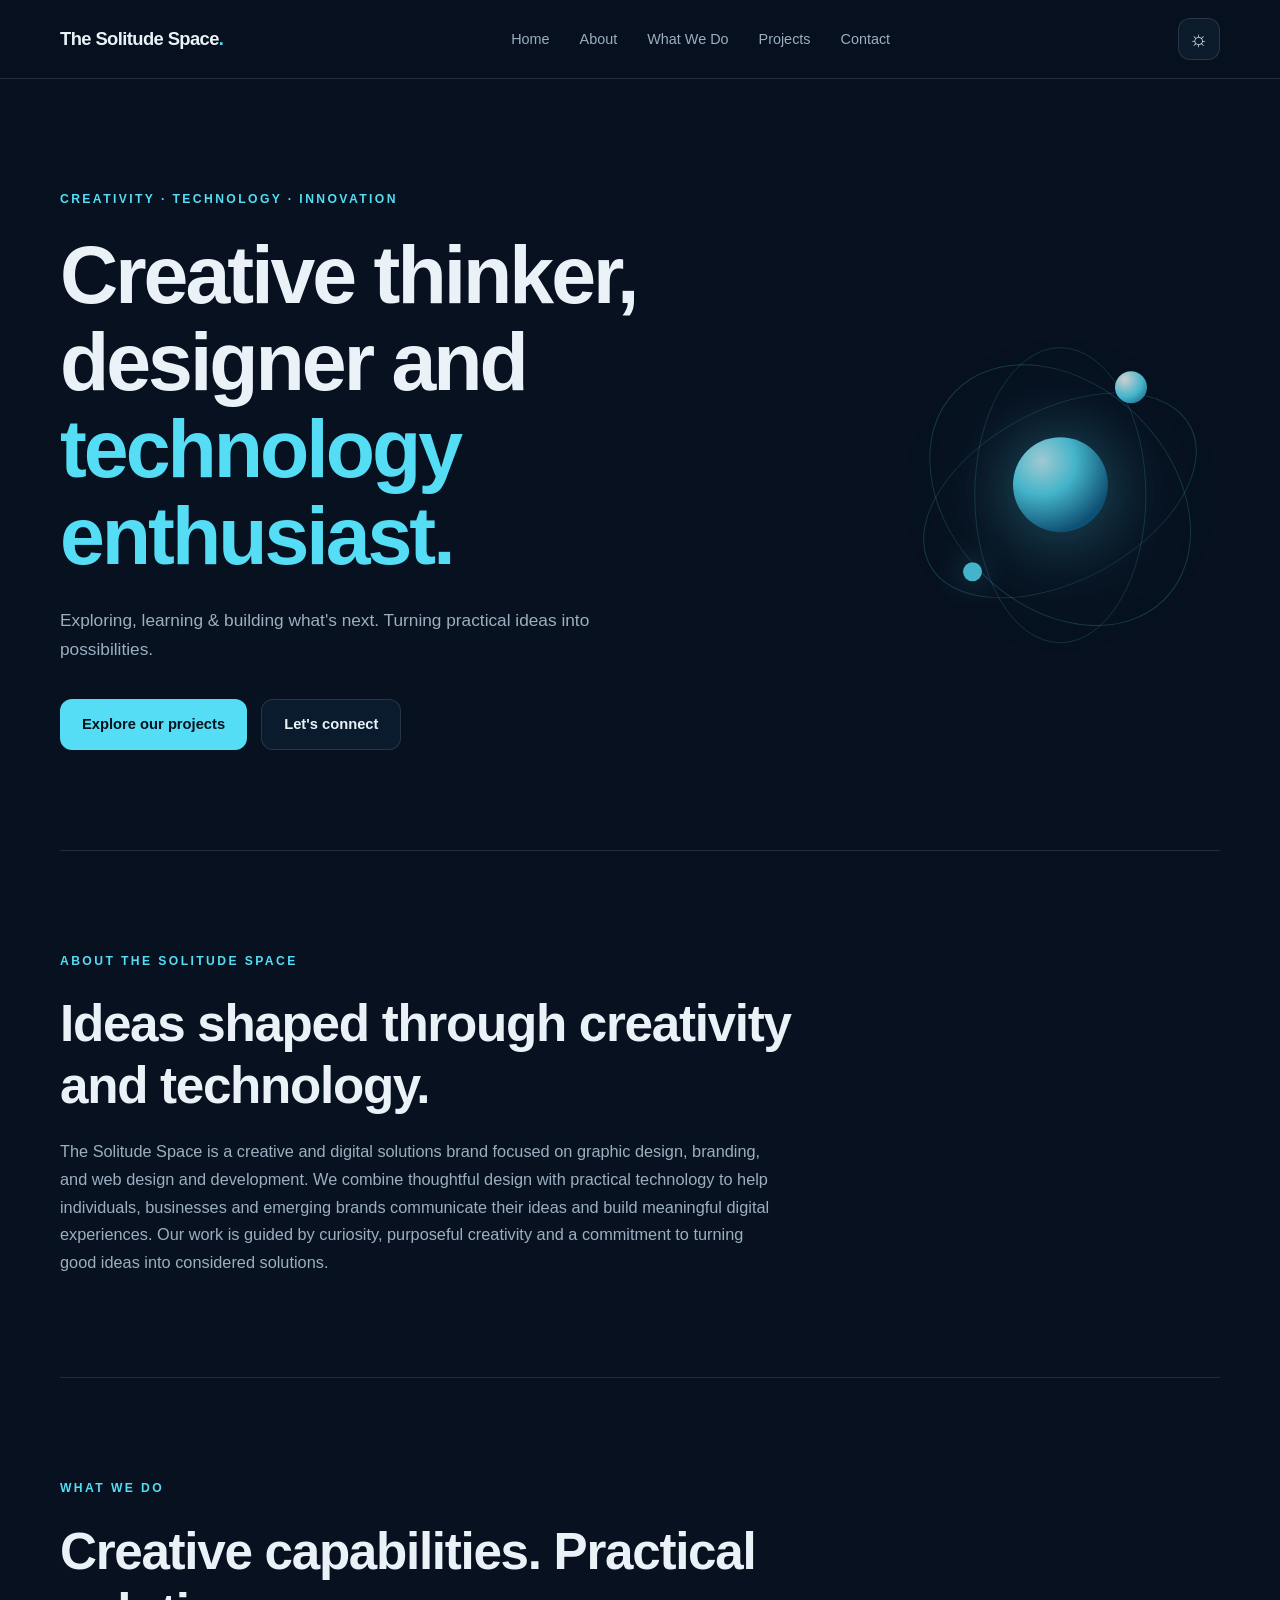
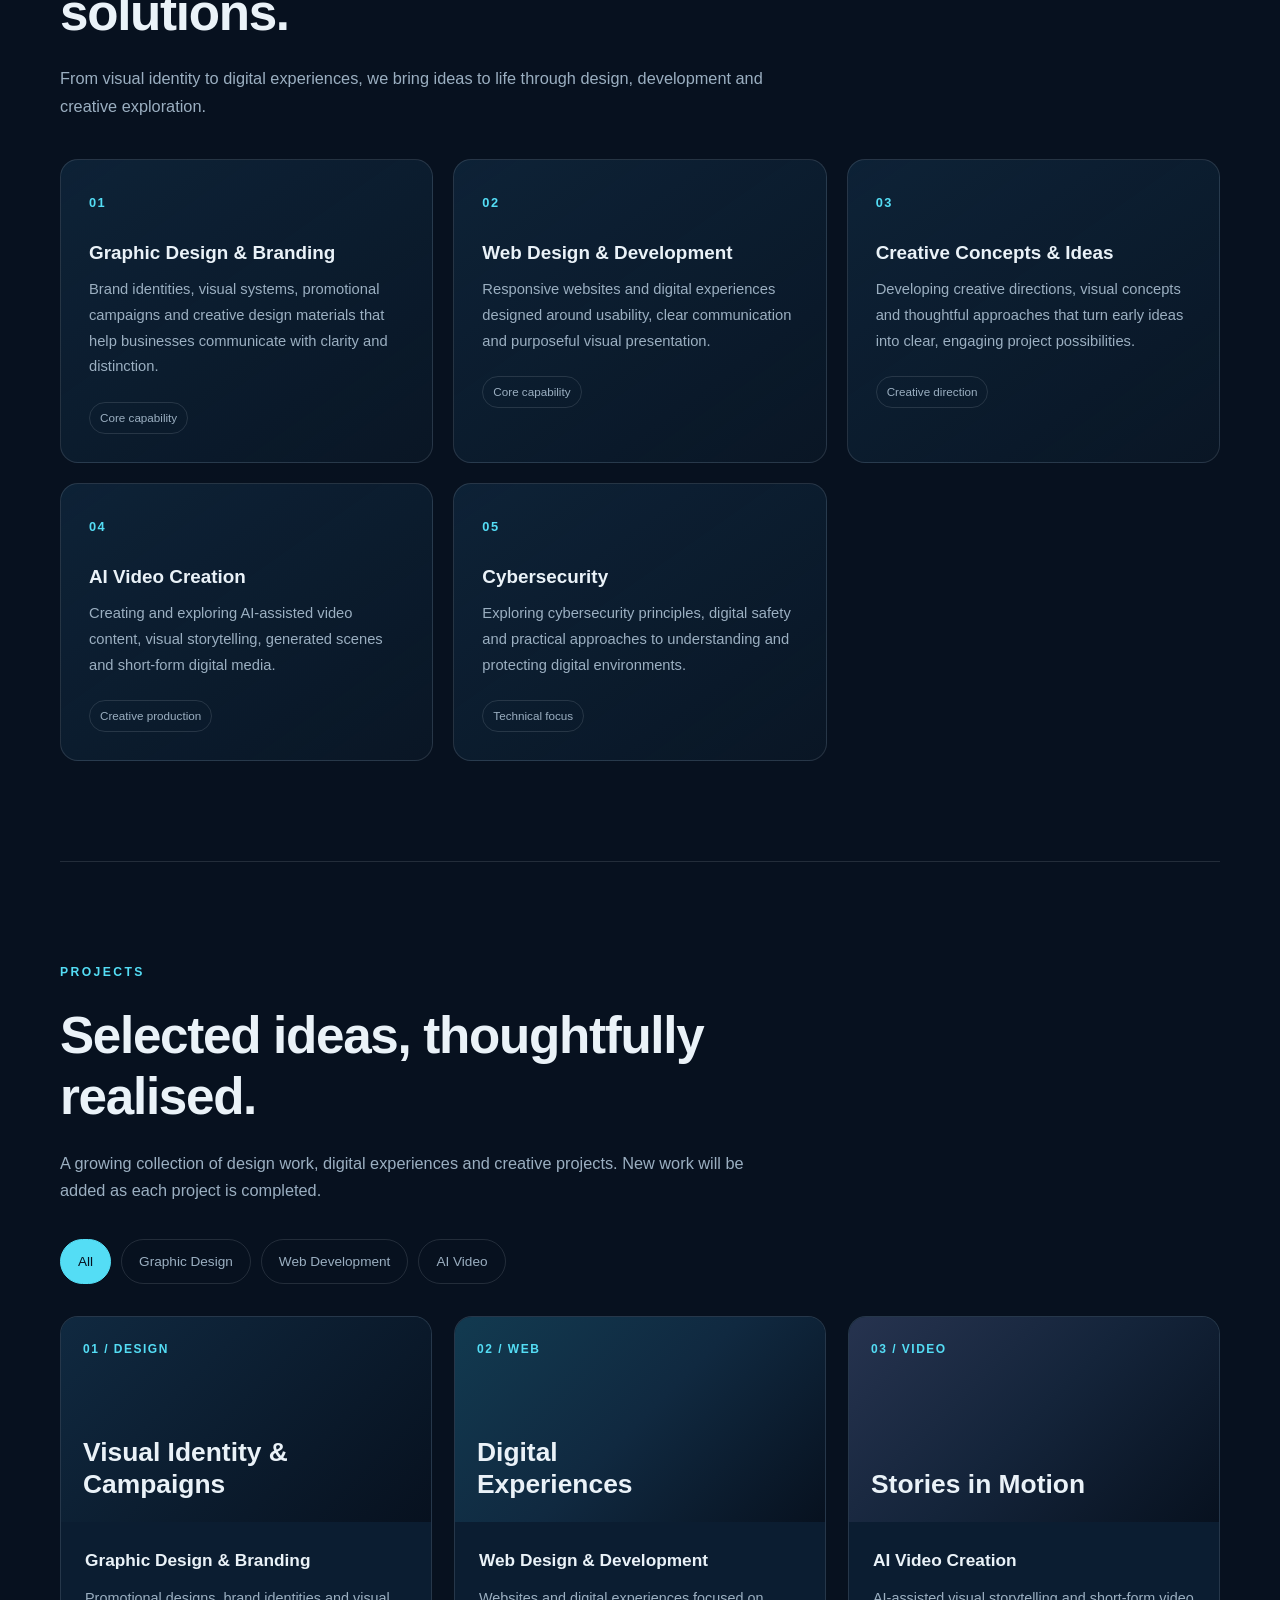
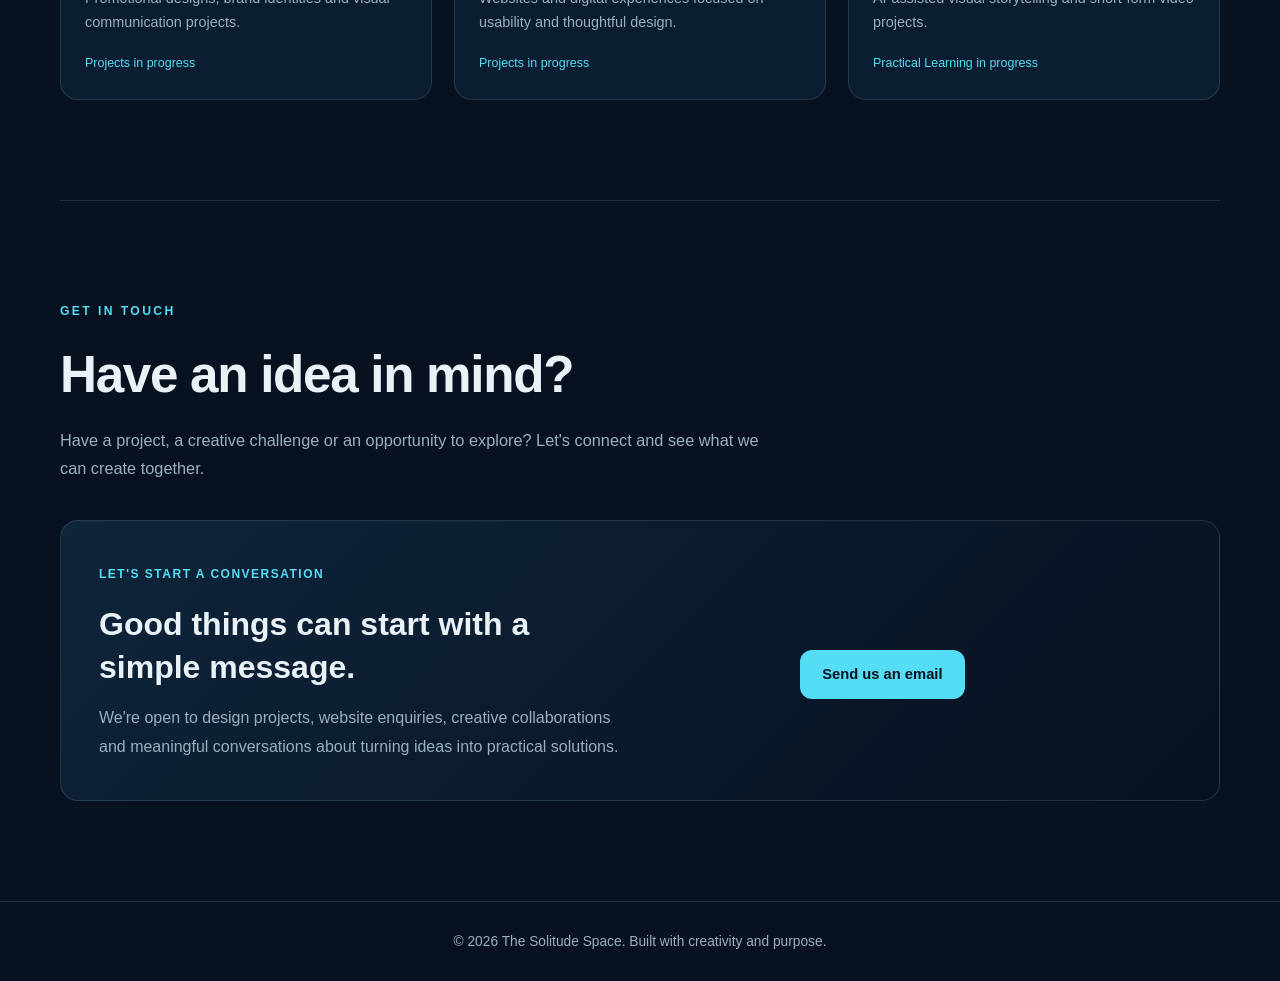
<file: index.html>
<!DOCTYPE html>
<html lang="en">
<head>
  <meta charset="UTF-8">
  <meta name="viewport" content="width=device-width, initial-scale=1.0">
  <meta name="theme-color" content="#07111F">
  <meta name="description" content="The Solitude Space is a creative and digital solutions brand focused on graphic design, branding, web design and development, and creative technology.">
  <title>The Solitude Space | Creative & Digital Solutions</title>
  <link rel="stylesheet" href="css/style.css">
  <script src="js/script.js" defer></script>
</head>
<body>
  <header>
    <nav class="navbar">
      <a href="#home" class="logo">The Solitude Space<span>.</span></a>
      <button class="menu-toggle" id="menu-toggle" aria-label="Open navigation" aria-expanded="false">☰</button>
      <ul class="nav-links" id="nav-links">
        <li><a href="#home">Home</a></li><li><a href="#about">About</a></li>
        <li><a href="#services">What We Do</a></li><li><a href="#projects">Projects</a></li>
        <li><a href="#contact">Contact</a></li>
      </ul>
      <button class="theme-toggle" id="theme-toggle" aria-label="Switch colour theme">☼</button>
    </nav>
  </header>
  <main>
    <section id="home" class="hero">
      <p class="eyebrow">CREATIVITY · TECHNOLOGY · INNOVATION</p>
      <h1>Creative thinker, designer and <span>technology enthusiast.</span></h1>
      <p class="hero-description">
        Exploring, learning & building what's next.
        Turning practical ideas into possibilities.
      </p>
      <div class="hero-actions">
        <a href="#projects" class="button button-primary">Explore our projects</a>
        <a href="#contact" class="button button-secondary">Let's connect</a>
      </div>
      <div class="hero-visual" aria-hidden="true">
        <div class="orb orb-one"></div><div class="orb orb-two"></div><div class="orb orb-three"></div>
        <div class="orbit orbit-one"></div><div class="orbit orbit-two"></div><div class="orbit orbit-three"></div>
      </div>
    </section>
    <section id="about" class="section">
      <p class="eyebrow">ABOUT THE SOLITUDE SPACE</p>
      <h2>Ideas shaped through creativity and technology.</h2>
      <p>The Solitude Space is a creative and digital solutions brand focused on graphic design, branding, and web design and development. We combine thoughtful design with practical technology to help individuals, businesses and emerging brands communicate their ideas and build meaningful digital experiences. Our work is guided by curiosity, purposeful creativity and a commitment to turning good ideas into considered solutions.</p>
    </section>
    <section id="services" class="section">
      <p class="eyebrow">WHAT WE DO</p><h2>Creative capabilities. Practical solutions.</h2>
      <p class="section-intro">From visual identity to digital experiences, we bring ideas to life through design, development and creative exploration.</p>
      <div class="services-grid">
        <article class="service-card"><span class="service-number">01</span><h3>Graphic Design &amp; Branding</h3><p>Brand identities, visual systems, promotional campaigns and creative design materials that help businesses communicate with clarity and distinction.</p><span class="service-tag">Core capability</span></article>
        <article class="service-card"><span class="service-number">02</span><h3>Web Design &amp; Development</h3><p>Responsive websites and digital experiences designed around usability, clear communication and purposeful visual presentation.</p><span class="service-tag">Core capability</span></article>
        <article class="service-card"><span class="service-number">03</span><h3>Creative Concepts &amp; Ideas</h3><p>Developing creative directions, visual concepts and thoughtful approaches that turn early ideas into clear, engaging project possibilities.</p><span class="service-tag">Creative direction</span></article>
        <article class="service-card"><span class="service-number">04</span><h3>AI Video Creation</h3><p>Creating and exploring AI-assisted video content, visual storytelling, generated scenes and short-form digital media.</p><span class="service-tag">Creative production</span></article>
        <article class="service-card"><span class="service-number">05</span><h3>Cybersecurity</h3><p>Exploring cybersecurity principles, digital safety and practical approaches to understanding and protecting digital environments.</p><span class="service-tag">Technical focus</span></article>
      </div>
    </section>
    <section id="projects" class="section">
      <p class="eyebrow">PROJECTS</p><h2>Selected ideas, thoughtfully realised.</h2>
      <p class="section-intro">A growing collection of design work, digital experiences and creative projects. New work will be added as each project is completed.</p>
      <div class="project-filters" role="group" aria-label="Filter projects">
        <button class="filter-btn active" data-filter="all">All</button><button class="filter-btn" data-filter="design">Graphic Design</button>
        <button class="filter-btn" data-filter="web">Web Development</button><button class="filter-btn" data-filter="video">AI Video</button>
      </div>
      <div class="projects-grid">
        <article class="project-card" data-category="design"><div class="project-visual project-design"><span>01 / DESIGN</span><strong>Visual Identity &amp; Campaigns</strong></div><div class="project-info"><h3>Graphic Design &amp; Branding</h3><p>Promotional designs, brand identities and visual communication projects.</p><span class="project-status">Projects in progress</span></div></article>
        <article class="project-card" data-category="web"><div class="project-visual project-web"><span>02 / WEB</span><strong>Digital Experiences</strong></div><div class="project-info"><h3>Web Design &amp; Development</h3><p>Websites and digital experiences focused on usability and thoughtful design.</p><span class="project-status">Projects in progress</span></div></article>
        <article class="project-card" data-category="video"><div class="project-visual project-video"><span>03 / VIDEO</span><strong>Stories in Motion</strong></div><div class="project-info"><h3>AI Video Creation</h3><p>AI-assisted visual storytelling and short-form video projects.</p><span class="project-status">Practical Learning in progress</span></div></article>
      </div>
    </section>
    <section id="contact" class="section">
      <p class="eyebrow">GET IN TOUCH</p><h2>Have an idea in mind?</h2>
      <p class="section-intro">Have a project, a creative challenge or an opportunity to explore? Let's connect and see what we can create together.</p>
      <div class="contact-panel">
        <div class="contact-message"><span class="contact-label">LET'S START A CONVERSATION</span><h3>Good things can start with a simple message.</h3><p>We're open to design projects, website enquiries, creative collaborations and meaningful conversations about turning ideas into practical solutions.</p></div>
        <div class="contact-action"><a class="button button-primary" href="mailto:solitude.techspace@outlook.com">Send us an email</a></div>
      </div>
    </section>
  </main>
  <footer><p>© <span id="current-year"></span> The Solitude Space. Built with creativity and purpose.</p></footer>
</body>
</html>
</file>
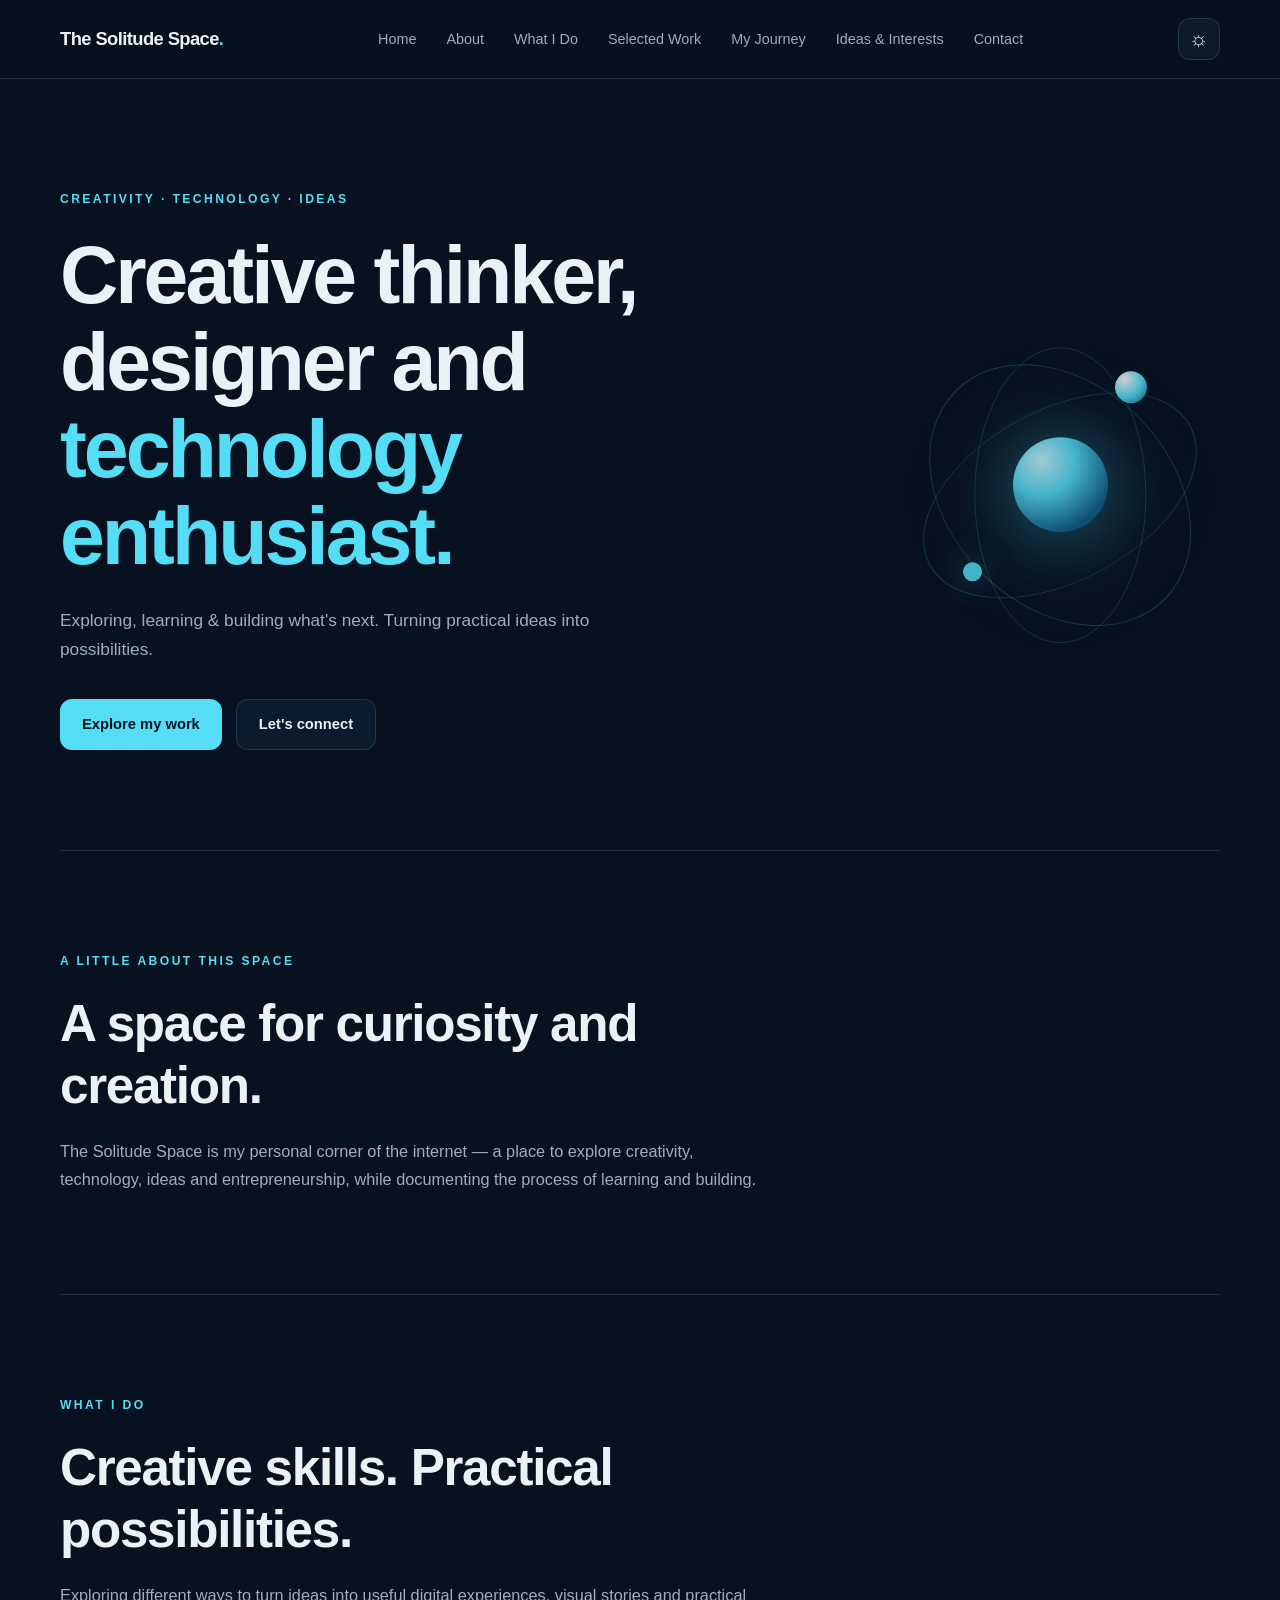
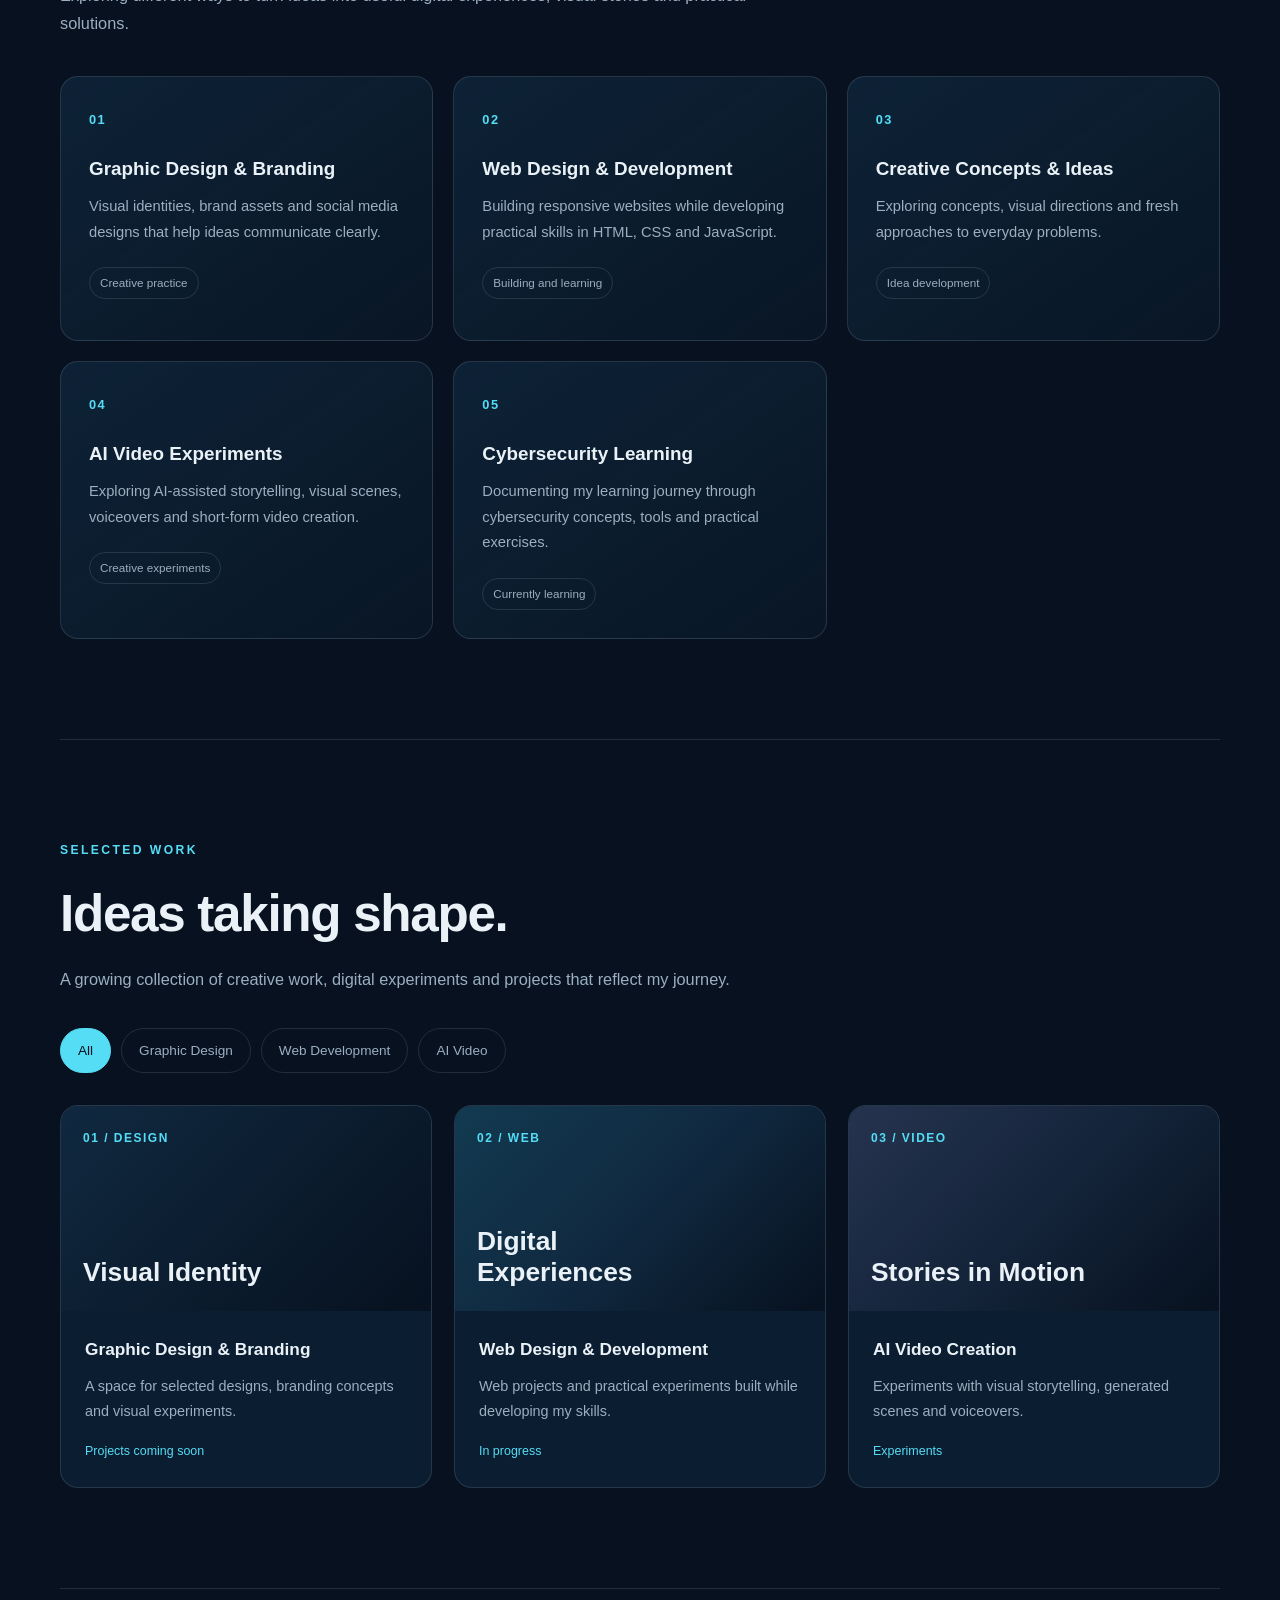
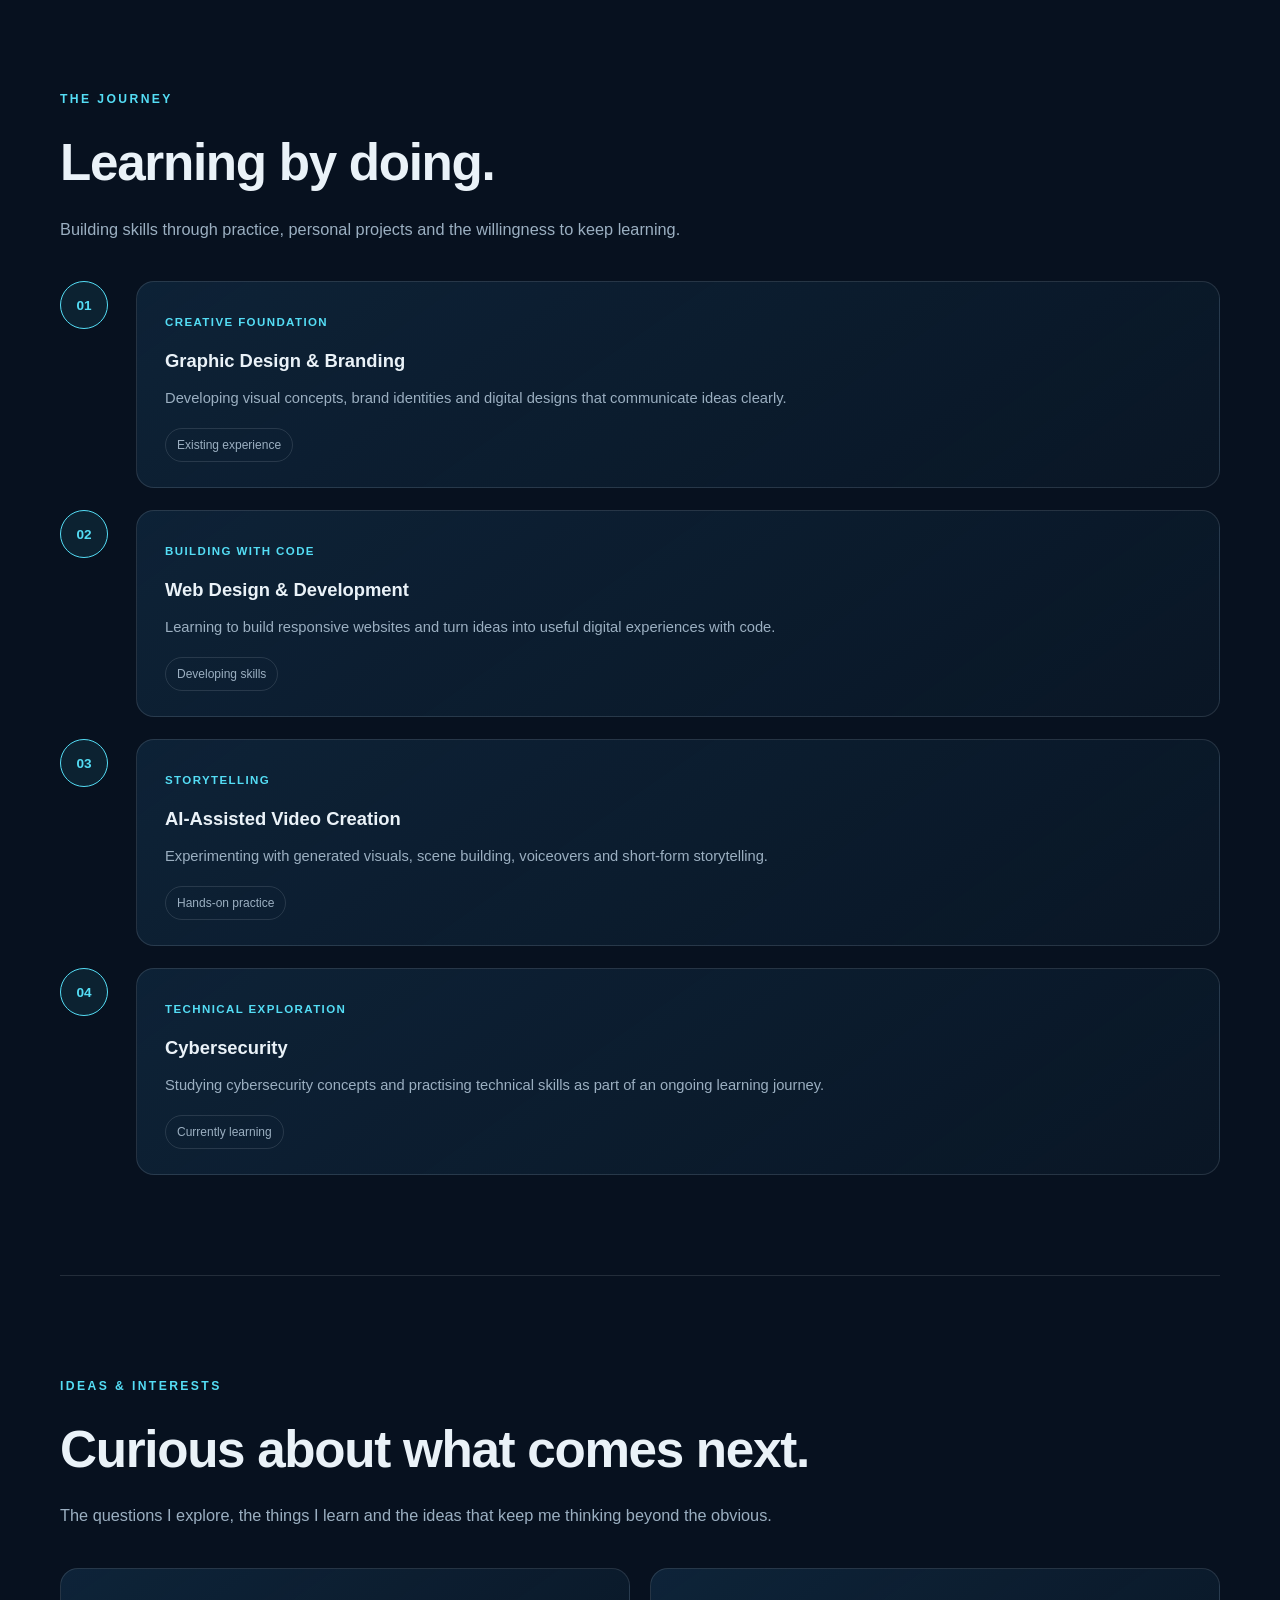
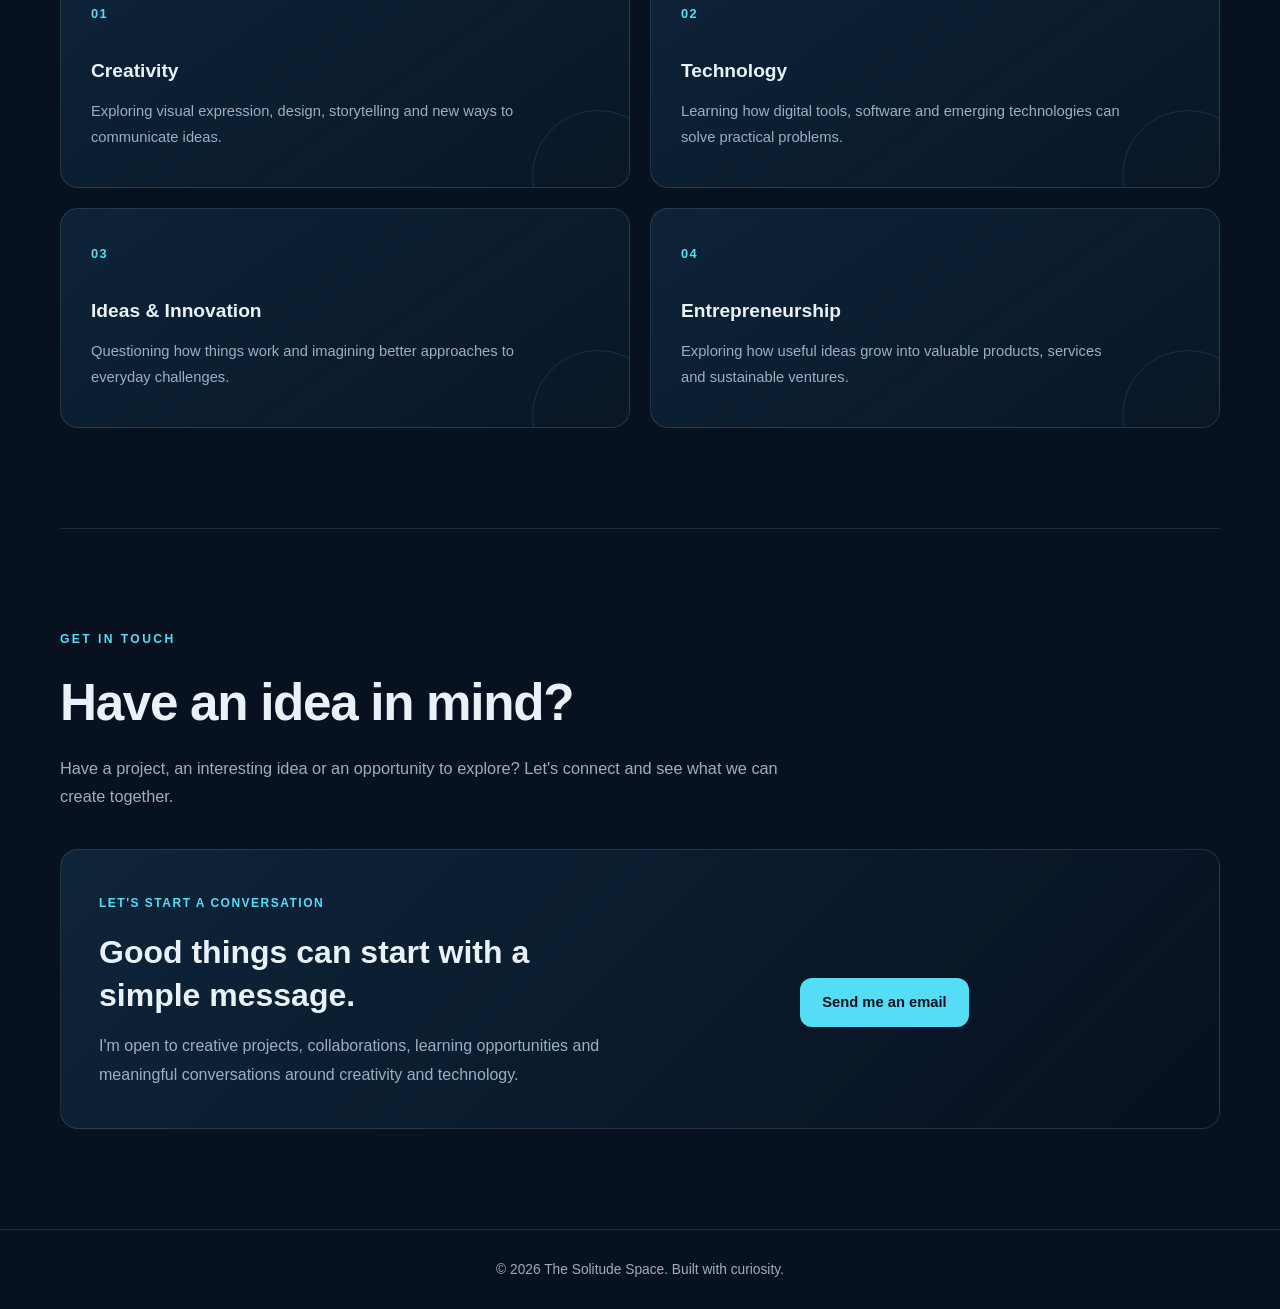
<file: port.html>
<!DOCTYPE html>
<html lang="en">
<head>
  <meta charset="UTF-8">
  <meta name="viewport" content="width=device-width, initial-scale=1.0">
  <meta name="theme-color" content="#07111F">
  <meta name="description" content="The Solitude Space — exploring creativity, technology, ideas and entrepreneurship.">
  <title>The Solitude Space | Creativity & Technology</title>

  <link rel="stylesheet" href="css/style.css">
  <script src="js/script.js" defer></script>
</head>
<body>

  <header>
    <nav class="navbar">
      <a href="#home" class="logo">The Solitude Space<span>.</span></a>

      <button class="menu-toggle" id="menu-toggle" aria-label="Open navigation" aria-expanded="false">
        ☰
      </button>

      
<ul class="nav-links" id="nav-links">
  <li><a href="#home">Home</a></li>
  <li><a href="#about">About</a></li>
  <li><a href="#services">What I Do</a></li>
  <li><a href="#work">Selected Work</a></li>
  <li><a href="#journey">My Journey</a></li>
  <li><a href="#ideas">Ideas & Interests</a></li>
  <li><a href="#contact">Contact</a></li>
</ul>

      <button class="theme-toggle" id="theme-toggle" aria-label="Switch colour theme">
        ☼
      </button>
    </nav>
  </header>

  <main>
    <section id="home" class="hero">
      <p class="eyebrow">CREATIVITY · TECHNOLOGY · IDEAS</p>

      <h1>Creative thinker, designer and <span>technology enthusiast.</span></h1>

      <p class="hero-description">
        Exploring, learning & building what's next.
        Turning practical ideas into possibilities.
      </p>

      <div class="hero-actions">
        <a href="#work" class="button button-primary">Explore my work</a>
        <a href="#contact" class="button button-secondary">Let's connect</a>
      </div>

      <div class="hero-visual" aria-hidden="true">
        <div class="orb orb-one"></div>
        <div class="orb orb-two"></div>
        <div class="orb orb-three"></div>
        <div class="orbit orbit-one"></div>
        <div class="orbit orbit-two"></div>
        <div class="orbit orbit-three"></div>
      </div>
    </section>

    <section id="about" class="section">
      <p class="eyebrow">A LITTLE ABOUT THIS SPACE</p>
      <h2>A space for curiosity and creation.</h2>
      <p>
        The Solitude Space is my personal corner of the internet —
        a place to explore creativity, technology, ideas and entrepreneurship,
        while documenting the process of learning and building.
      </p>
    </section>

    <section id="services" class="section">
      <p class="eyebrow">WHAT I DO</p>
      <h2>Creative skills. Practical possibilities.</h2>
      <p class="section-intro">
        Exploring different ways to turn ideas into useful digital
        experiences, visual stories and practical solutions.
      </p>

      <div class="services-grid">
        <article class="service-card">
          <span class="service-number">01</span>
          <h3>Graphic Design & Branding</h3>
          <p>
            Visual identities, brand assets and social media designs
            that help ideas communicate clearly.
          </p>
          <span class="service-tag">Creative practice</span>
        </article>

        <article class="service-card">
          <span class="service-number">02</span>
          <h3>Web Design & Development</h3>
          <p>
            Building responsive websites while developing practical
            skills in HTML, CSS and JavaScript.
          </p>
          <span class="service-tag">Building and learning</span>
        </article>

        <article class="service-card">
          <span class="service-number">03</span>
          <h3>Creative Concepts & Ideas</h3>
          <p>
            Exploring concepts, visual directions and fresh approaches
            to everyday problems.
          </p>
          <span class="service-tag">Idea development</span>
        </article>

        <article class="service-card">
          <span class="service-number">04</span>
          <h3>AI Video Experiments</h3>
          <p>
            Exploring AI-assisted storytelling, visual scenes,
            voiceovers and short-form video creation.
          </p>
          <span class="service-tag">Creative experiments</span>
        </article>

        <article class="service-card">
          <span class="service-number">05</span>
          <h3>Cybersecurity Learning</h3>
          <p>
            Documenting my learning journey through cybersecurity
            concepts, tools and practical exercises.
          </p>
          <span class="service-tag">Currently learning</span>
        </article>
      </div>
    </section>

<section id="work" class="section">
  <p class="eyebrow">SELECTED WORK</p>
  <h2>Ideas taking shape.</h2>
  <p class="section-intro">
    A growing collection of creative work, digital experiments
    and projects that reflect my journey.
  </p>

  <div class="project-filters" role="group" aria-label="Filter projects">
    <button class="filter-btn active" data-filter="all">All</button>
    <button class="filter-btn" data-filter="design">Graphic Design</button>
    <button class="filter-btn" data-filter="web">Web Development</button>
    <button class="filter-btn" data-filter="video">AI Video</button>
  </div>

  <div class="projects-grid">

    <article class="project-card" data-category="design">
      <div class="project-visual project-design">
        <span>01 / DESIGN</span>
        <strong>Visual Identity</strong>
      </div>
      <div class="project-info">
        <h3>Graphic Design & Branding</h3>
        <p>A space for selected designs, branding concepts and visual experiments.</p>
        <span class="project-status">Projects coming soon</span>
      </div>
    </article>

    <article class="project-card" data-category="web">
      <div class="project-visual project-web">
        <span>02 / WEB</span>
        <strong>Digital Experiences</strong>
      </div>
      <div class="project-info">
        <h3>Web Design & Development</h3>
        <p>Web projects and practical experiments built while developing my skills.</p>
        <span class="project-status">In progress</span>
      </div>
    </article>

    <article class="project-card" data-category="video">
      <div class="project-visual project-video">
        <span>03 / VIDEO</span>
        <strong>Stories in Motion</strong>
      </div>
      <div class="project-info">
        <h3>AI Video Creation</h3>
        <p>Experiments with visual storytelling, generated scenes and voiceovers.</p>
        <span class="project-status">Experiments</span>
      </div>
    </article>

  </div>
</section>

<section id="journey" class="section">
  <p class="eyebrow">THE JOURNEY</p>
  <h2>Learning by doing.</h2>
  <p class="section-intro">
    Building skills through practice, personal projects and the
    willingness to keep learning.
  </p>

  <div class="journey-list">

    <article class="journey-item">
      <div class="journey-marker">01</div>
      <div class="journey-content">
        <span class="journey-label">CREATIVE FOUNDATION</span>
        <h3>Graphic Design & Branding</h3>
        <p>
          Developing visual concepts, brand identities and digital
          designs that communicate ideas clearly.
        </p>
        <span class="journey-status">Existing experience</span>
      </div>
    </article>

    <article class="journey-item">
      <div class="journey-marker">02</div>
      <div class="journey-content">
        <span class="journey-label">BUILDING WITH CODE</span>
        <h3>Web Design & Development</h3>
        <p>
          Learning to build responsive websites and turn ideas into
          useful digital experiences with code.
        </p>
        <span class="journey-status">Developing skills</span>
      </div>
    </article>

    <article class="journey-item">
      <div class="journey-marker">03</div>
      <div class="journey-content">
        <span class="journey-label">STORYTELLING</span>
        <h3>AI-Assisted Video Creation</h3>
        <p>
          Experimenting with generated visuals, scene building,
          voiceovers and short-form storytelling.
        </p>
        <span class="journey-status">Hands-on practice</span>
      </div>
    </article>

    <article class="journey-item">
      <div class="journey-marker">04</div>
      <div class="journey-content">
        <span class="journey-label">TECHNICAL EXPLORATION</span>
        <h3>Cybersecurity</h3>
        <p>
          Studying cybersecurity concepts and practising technical
          skills as part of an ongoing learning journey.
        </p>
        <span class="journey-status">Currently learning</span>
      </div>
    </article>

  </div>
</section>

<section id="ideas" class="section">
  <p class="eyebrow">IDEAS & INTERESTS</p>
  <h2>Curious about what comes next.</h2>
  <p class="section-intro">
    The questions I explore, the things I learn and the ideas
    that keep me thinking beyond the obvious.
  </p>

  <div class="ideas-grid">

    <article class="idea-card">
      <span class="idea-symbol">01</span>
      <h3>Creativity</h3>
      <p>
        Exploring visual expression, design, storytelling and
        new ways to communicate ideas.
      </p>
    </article>

    <article class="idea-card">
      <span class="idea-symbol">02</span>
      <h3>Technology</h3>
      <p>
        Learning how digital tools, software and emerging
        technologies can solve practical problems.
      </p>
    </article>

    <article class="idea-card">
      <span class="idea-symbol">03</span>
      <h3>Ideas & Innovation</h3>
      <p>
        Questioning how things work and imagining better
        approaches to everyday challenges.
      </p>
    </article>

    <article class="idea-card">
      <span class="idea-symbol">04</span>
      <h3>Entrepreneurship</h3>
      <p>
        Exploring how useful ideas grow into valuable products,
        services and sustainable ventures.
      </p>
    </article>

  </div>
</section>

    
<section id="contact" class="section">
  <p class="eyebrow">GET IN TOUCH</p>
  <h2>Have an idea in mind?</h2>
  <p class="section-intro">
    Have a project, an interesting idea or an opportunity to explore?
    Let's connect and see what we can create together.
  </p>

  <div class="contact-panel">
    <div class="contact-message">
      <span class="contact-label">LET'S START A CONVERSATION</span>
      <h3>Good things can start with a simple message.</h3>
      <p>
        I'm open to creative projects, collaborations, learning
        opportunities and meaningful conversations around creativity
        and technology.
      </p>
    </div>

    <div class="contact-action">
      <a
        class="button button-primary"
        href="mailto:alaka.abdulmalik@yahoo.com"
      >
        Send me an email
      </a>
      
    </div>
  </div>
</section>

  </main>

  <footer>
    <p>© <span id="current-year"></span> The Solitude Space. Built with curiosity.</p>
  </footer>

</body>
</html>
</file>
<file: css/style.css>
/* ========================================
   THE SOLITUDE SPACE
   Main website styling
======================================== */

:root {
  --bg: #07111F;
  --bg-soft: #0C1B2B;
  --surface: #102940;
  --accent: #54DDF5;
  --text: #EAF2F8;
  --muted: #9BAFC1;
  --border: rgba(234, 242, 248, 0.12);
  --header-bg: rgba(7, 17, 31, 0.88);
  --radius: 18px;
  --max-width: 1160px;
}

* {
  box-sizing: border-box;
  margin: 0;
  padding: 0;
}

html {
  scroll-behavior: smooth;
  scroll-padding-top: 90px;
}

body {
  background: var(--bg);
  color: var(--text);
  font-family: Inter, "Segoe UI", Arial, sans-serif;
  line-height: 1.7;
  transition: background 0.3s ease, color 0.3s ease;
}

a {
  color: inherit;
  text-decoration: none;
}

button {
  font: inherit;
}

button,
a {
  -webkit-tap-highlight-color: transparent;
}

button:focus-visible,
a:focus-visible {
  outline: 2px solid var(--accent);
  outline-offset: 5px;
}

::selection {
  background: var(--accent);
  color: var(--bg);
}

/* Navigation */

header {
  position: sticky;
  top: 0;
  z-index: 100;
  background: var(--header-bg);
  border-bottom: 1px solid var(--border);
  backdrop-filter: blur(18px);
}

.navbar {
  width: min(100% - 48px, var(--max-width));
  min-height: 78px;
  margin: auto;
  display: flex;
  align-items: center;
  justify-content: space-between;
  gap: 28px;
}

.logo {
  font-size: 1.15rem;
  font-weight: 750;
  letter-spacing: -0.6px;
  white-space: nowrap;
}

.logo span,
.hero h1 span {
  color: var(--accent);
}

.nav-links {
  display: flex;
  align-items: center;
  gap: 30px;
  list-style: none;
}

.nav-links a {
  color: var(--muted);
  font-size: 0.9rem;
  transition: color 0.2s ease;
}

.nav-links a:hover {
  color: var(--accent);
}

.menu-toggle,
.theme-toggle {
  display: grid;
  place-items: center;
  width: 42px;
  height: 42px;
  border: 1px solid var(--border);
  border-radius: 12px;
  color: var(--text);
  background: var(--bg-soft);
  cursor: pointer;
}

.menu-toggle {
  display: none;
  font-size: 1.25rem;
}

.theme-toggle {
  font-size: 1.35rem;
}

/* Hero */

.hero {
  position: relative;
  isolation: isolate;
  min-height: 650px;
  width: min(100% - 48px, var(--max-width));
  margin: auto;
  padding: 110px 0 100px;
  display: flex;
  flex-direction: column;
  align-items: flex-start;
  justify-content: center;
  overflow: hidden;
}

.eyebrow {
  color: var(--accent);
  font-size: 0.76rem;
  font-weight: 750;
  letter-spacing: 2.4px;
  text-transform: uppercase;
  margin-bottom: 22px;
}

.hero h1 {
  max-width: 790px;
  font-size: clamp(2.8rem, 6.3vw, 5.6rem);
  line-height: 1.08;
  letter-spacing: -3px;
  font-weight: 750;
  position: relative;
  z-index: 2;
}

.hero-description {
  max-width: 560px;
  margin-top: 26px;
  color: var(--muted);
  font-size: 1.08rem;
  position: relative;
  z-index: 2;
}

.hero-actions {
  display: flex;
  flex-wrap: wrap;
  gap: 14px;
  margin-top: 34px;
  position: relative;
  z-index: 2;
}

.button {
  display: inline-flex;
  align-items: center;
  justify-content: center;
  min-height: 48px;
  padding: 12px 22px;
  border-radius: 12px;
  font-size: 0.92rem;
  font-weight: 700;
  transition: transform 0.2s ease, background 0.2s ease;
}

.button:hover {
  transform: translateY(-3px);
}

.button-primary {
  color: #06121D;
  background: var(--accent);
}

.button-primary:hover {
  background: #8CEBFA;
}

.button-secondary {
  border: 1px solid var(--border);
  background: rgba(16, 41, 64, 0.45);
}

/* Abstract hero artwork */

.hero-visual {
  position: absolute;
  width: 390px;
  height: 390px;
  right: -35px;
  top: 50%;
  transform: translateY(-42%);
  z-index: -1;
  opacity: 0.8;
  pointer-events: none;
}

.hero-visual::before {
  content: "";
  position: absolute;
  inset: 10%;
  border-radius: 50%;
  background: radial-gradient(
    circle,
    rgba(84, 221, 245, 0.15),
    rgba(16, 41, 64, 0.06) 48%,
    transparent 72%
  );
  filter: blur(12px);
}

.orb {
  position: absolute;
  border-radius: 50%;
  animation: float 7s ease-in-out infinite;
}

.orb-one {
  width: 95px;
  height: 95px;
  top: 35%;
  left: 38%;
  background: radial-gradient(circle at 30% 25%, #C6F8FF, #54DDF5 35%, #12628A 75%);
  box-shadow: 0 0 65px rgba(84, 221, 245, 0.3);
}

.orb-two {
  width: 32px;
  height: 32px;
  top: 18%;
  left: 64%;
  background: radial-gradient(circle at 30% 25%, #FFFFFF, #54DDF5 55%, #12628A);
  animation-delay: -2s;
}

.orb-three {
  width: 19px;
  height: 19px;
  top: 67%;
  left: 25%;
  background: var(--accent);
  box-shadow: 0 0 30px rgba(84, 221, 245, 0.5);
  animation-delay: -4s;
}

.orbit {
  position: absolute;
  inset: 12%;
  border: 1px solid rgba(84, 221, 245, 0.25);
  border-radius: 50%;
}

.orbit-one {
  transform: rotate(-28deg) scaleY(0.58);
}

.orbit-two {
  transform: rotate(45deg) scaleY(0.75);
}

.orbit-three {
  transform: rotate(90deg) scaleY(0.58);
}

/* General sections */

.section {
  width: min(100% - 48px, var(--max-width));
  margin: 0 auto;
  padding: 100px 0;
  border-top: 1px solid var(--border);
}

.section h2 {
  max-width: 760px;
  font-size: clamp(2rem, 4vw, 3.3rem);
  line-height: 1.2;
  letter-spacing: -1.3px;
  margin-bottom: 22px;
}

.section > p:not(.eyebrow) {
  max-width: 720px;
  color: var(--muted);
  font-size: 1.02rem;
}

#contact .button {
  margin-top: 28px;
}

/* Footer */

footer {
  border-top: 1px solid var(--border);
  padding: 28px 24px;
  text-align: center;
  color: var(--muted);
  font-size: 0.86rem;
}

/* Light theme */

body.light-theme {
  --bg: #F4F8FC;
  --bg-soft: #EAF1F8;
  --surface: #FFFFFF;
  --accent: #087E9B;
  --text: #12283B;
  --muted: #52677A;
  --border: rgba(18, 40, 59, 0.14);
  --header-bg: rgba(244, 248, 252, 0.9);
}

body.light-theme .button-primary {
  color: #FFFFFF;
  background: #087E9B;
}

body.light-theme .button-primary:hover {
  background: #066981;
}

body.light-theme .button-secondary {
  background: rgba(234, 241, 248, 0.8);
}

/* Animation */

@keyframes float {
  0%, 100% {
    transform: translateY(0);
  }

  50% {
    transform: translateY(-16px);
  }
}

/* Responsive layout */

@media (max-width: 900px) {
  .navbar {
    gap: 14px;
  }

  .nav-links {
    gap: 17px;
  }

  .hero-visual {
    right: -125px;
    opacity: 0.48;
  }

  .hero h1 {
    max-width: 700px;
  }
}

@media (max-width: 680px) {
  .navbar {
    width: calc(100% - 32px);
    min-height: 70px;
    gap: 10px;
  }

  .logo {
    font-size: 1rem;
    margin-right: auto;
  }

  .menu-toggle {
    display: grid;
  }

  .nav-links {
    display: none;
    position: absolute;
    top: calc(100% + 1px);
    left: 0;
    right: 0;
    padding: 22px 24px;
    background: var(--bg-soft);
    border-bottom: 1px solid var(--border);
    flex-direction: column;
    align-items: flex-start;
    gap: 18px;
  }

  .nav-links.active {
    display: flex;
  }

  .hero {
    width: calc(100% - 36px);
    min-height: 590px;
    padding: 85px 0 75px;
  }

  .hero h1 {
    font-size: clamp(2.55rem, 12vw, 4rem);
    letter-spacing: -1.8px;
  }

  .hero-description {
    font-size: 1rem;
  }

  .hero-visual {
    width: 300px;
    height: 300px;
    right: -135px;
    top: 56%;
    opacity: 0.35;
  }

  .section {
    width: calc(100% - 36px);
    padding: 76px 0;
  }

  .section h2 {
    letter-spacing: -0.8px;
  }

  .button {
    padding: 12px 17px;
  }
}

@media (prefers-reduced-motion: reduce) {
  *,
  *::before,
  *::after {
    scroll-behavior: auto !important;
    animation-duration: 0.01ms !important;
    animation-iteration-count: 1 !important;
    transition-duration: 0.01ms !important;
  }
}


/* Services section */

.section-intro {
  margin-bottom: 34px;
}

.services-grid {
  display: grid;
  grid-template-columns: repeat(3, minmax(0, 1fr));
  gap: 20px;
  margin-top: 38px;
}

.service-card {
  position: relative;
  min-height: 265px;
  padding: 28px;
  border: 1px solid var(--border);
  border-radius: var(--radius);
  background: linear-gradient(
    145deg,
    rgba(16, 41, 64, 0.72),
    rgba(12, 27, 43, 0.55)
  );
  transition: transform 0.25s ease, border-color 0.25s ease;
}

.service-card:hover {
  transform: translateY(-6px);
  border-color: var(--accent);
}

.service-number {
  display: inline-block;
  margin-bottom: 26px;
  color: var(--accent);
  font-size: 0.8rem;
  font-weight: 750;
  letter-spacing: 1.5px;
}

.service-card h3 {
  margin-bottom: 12px;
  font-size: 1.18rem;
  line-height: 1.35;
}

.service-card p {
  color: var(--muted);
  font-size: 0.92rem;
  line-height: 1.75;
}

.service-tag {
  display: inline-block;
  margin-top: 22px;
  padding: 5px 10px;
  border: 1px solid var(--border);
  border-radius: 999px;
  color: var(--muted);
  font-size: 0.73rem;
}

/* Light theme service cards */

body.light-theme .service-card {
  background: linear-gradient(145deg, #FFFFFF, #EAF1F8);
}

/* Responsive service cards */

@media (max-width: 900px) {
  .services-grid {
    grid-template-columns: repeat(2, minmax(0, 1fr));
  }
}

@media (max-width: 560px) {
  .services-grid {
    grid-template-columns: 1fr;
  }

  .service-card {
    min-height: auto;
    padding: 24px;
  }

  .service-number {
    margin-bottom: 18px;
  }
}


/* Selected Work section */

.project-filters {
  display: flex;
  flex-wrap: wrap;
  gap: 10px;
  margin: 32px 0;
}

.filter-btn {
  padding: 10px 17px;
  border: 1px solid var(--border);
  border-radius: 999px;
  background: transparent;
  color: var(--muted);
  font: inherit;
  font-size: 0.85rem;
  cursor: pointer;
  transition: background 0.25s ease, color 0.25s ease,
    border-color 0.25s ease;
}

.filter-btn:hover,
.filter-btn.active {
  background: var(--accent);
  color: #07111F;
  border-color: var(--accent);
}

.filter-btn:focus-visible {
  outline: 2px solid var(--accent);
  outline-offset: 4px;
}

.projects-grid {
  display: grid;
  grid-template-columns: repeat(3, minmax(0, 1fr));
  gap: 22px;
}

.project-card {
  overflow: hidden;
  border: 1px solid var(--border);
  border-radius: var(--radius);
  background: rgba(16, 41, 64, 0.55);
  transition: transform 0.25s ease, border-color 0.25s ease;
}

.project-card:hover {
  transform: translateY(-5px);
  border-color: var(--accent);
}

.project-visual {
  min-height: 205px;
  padding: 22px;
  display: flex;
  flex-direction: column;
  justify-content: space-between;
  gap: 20px;
  background: linear-gradient(135deg, #102940, #07111F);
}

.project-visual span {
  color: var(--accent);
  font-size: 0.75rem;
  font-weight: 700;
  letter-spacing: 1.5px;
}

.project-visual strong {
  max-width: 240px;
  color: #EAF2F8;
  font-size: 1.65rem;
  line-height: 1.2;
}

.project-web {
  background: linear-gradient(135deg, #123A50, #102940, #07111F);
}

.project-video {
  background: linear-gradient(135deg, #26334F, #14243A, #07111F);
}

.project-info {
  padding: 24px;
}

.project-info h3 {
  margin-bottom: 10px;
  font-size: 1.08rem;
}

.project-info p {
  color: var(--muted);
  font-size: 0.9rem;
  line-height: 1.7;
}

.project-status {
  display: inline-block;
  margin-top: 18px;
  color: var(--accent);
  font-size: 0.78rem;
}

/* Light theme */

body.light-theme .project-card {
  background: #FFFFFF;
}

body.light-theme .project-visual {
  background: linear-gradient(135deg, #DCEAF3, #AFC8D9);
}

body.light-theme .project-visual strong {
  color: #07111F;
}

body.light-theme .project-web {
  background: linear-gradient(135deg, #D6EDF3, #B4D4E5);
}

body.light-theme .project-video {
  background: linear-gradient(135deg, #DCDFF1, #B9C9E3);
}

/* Responsive layout */

@media (max-width: 900px) {
  .projects-grid {
    grid-template-columns: repeat(2, minmax(0, 1fr));
  }
}

@media (max-width: 560px) {
  .projects-grid {
    grid-template-columns: 1fr;
  }

  .project-visual {
    min-height: 175px;
  }
}


/* My Journey section */

.journey-list {
  position: relative;
  display: grid;
  gap: 22px;
  margin-top: 38px;
}

.journey-item {
  display: grid;
  grid-template-columns: 54px minmax(0, 1fr);
  gap: 22px;
  align-items: start;
}

.journey-marker {
  display: flex;
  align-items: center;
  justify-content: center;
  width: 48px;
  height: 48px;
  border: 1px solid var(--accent);
  border-radius: 50%;
  color: var(--accent);
  font-size: 0.85rem;
  font-weight: 700;
  background: rgba(84, 221, 245, 0.08);
}

.journey-content {
  padding: 25px 28px;
  border: 1px solid var(--border);
  border-radius: var(--radius);
  background: linear-gradient(
    145deg,
    rgba(16, 41, 64, 0.72),
    rgba(12, 27, 43, 0.55)
  );
  transition: border-color 0.25s ease, transform 0.25s ease;
}

.journey-content:hover {
  border-color: var(--accent);
  transform: translateX(5px);
}

.journey-label {
  display: inline-block;
  margin-bottom: 12px;
  color: var(--accent);
  font-size: 0.72rem;
  font-weight: 700;
  letter-spacing: 1.4px;
}

.journey-content h3 {
  margin-bottom: 10px;
  font-size: 1.15rem;
}

.journey-content p {
  color: var(--muted);
  font-size: 0.92rem;
  line-height: 1.75;
}

.journey-status {
  display: inline-block;
  margin-top: 16px;
  padding: 6px 11px;
  border: 1px solid var(--border);
  border-radius: 999px;
  color: var(--muted);
  font-size: 0.75rem;
}

/* Light theme */

body.light-theme .journey-content {
  background: linear-gradient(145deg, #FFFFFF, #EAF1F8);
}

/* Mobile layout */

@media (max-width: 560px) {
  .journey-item {
    grid-template-columns: 40px minmax(0, 1fr);
    gap: 12px;
  }

  .journey-marker {
    width: 38px;
    height: 38px;
    font-size: 0.75rem;
  }

  .journey-content {
    padding: 20px;
  }
}


/* Ideas & Interests section */

.ideas-grid {
  display: grid;
  grid-template-columns: repeat(2, minmax(0, 1fr));
  gap: 20px;
  margin-top: 38px;
}

.idea-card {
  position: relative;
  min-height: 220px;
  padding: 30px;
  overflow: hidden;
  border: 1px solid var(--border);
  border-radius: var(--radius);
  background: linear-gradient(
    145deg,
    rgba(16, 41, 64, 0.78),
    rgba(12, 27, 43, 0.55)
  );
  transition: transform 0.25s ease, border-color 0.25s ease;
}

.idea-card::after {
  content: "";
  position: absolute;
  right: -35px;
  bottom: -55px;
  width: 130px;
  height: 130px;
  border: 1px solid rgba(84, 221, 245, 0.14);
  border-radius: 50%;
  pointer-events: none;
}

.idea-card:hover {
  transform: translateY(-5px);
  border-color: var(--accent);
}

.idea-symbol {
  display: inline-block;
  margin-bottom: 30px;
  color: var(--accent);
  font-size: 0.8rem;
  font-weight: 750;
  letter-spacing: 1.5px;
}

.idea-card h3 {
  margin-bottom: 12px;
  font-size: 1.2rem;
}

.idea-card p {
  max-width: 440px;
  color: var(--muted);
  font-size: 0.92rem;
  line-height: 1.75;
}

/* Light theme */

body.light-theme .idea-card {
  background: linear-gradient(145deg, #FFFFFF, #EAF1F8);
}

/* Responsive layout */

@media (max-width: 560px) {
  .ideas-grid {
    grid-template-columns: 1fr;
  }

  .idea-card {
    min-height: auto;
    padding: 25px;
  }

  .idea-symbol {
    margin-bottom: 20px;
  }
}


/* Contact section */

.contact-panel {
  display: grid;
  grid-template-columns: minmax(0, 1.4fr) minmax(220px, 0.8fr);
  align-items: center;
  gap: 35px;
  margin-top: 38px;
  padding: 38px;
  border: 1px solid var(--border);
  border-radius: var(--radius);
  background: linear-gradient(
    135deg,
    rgba(16, 41, 64, 0.85),
    rgba(7, 17, 31, 0.75)
  );
}

.contact-label {
  display: inline-block;
  margin-bottom: 18px;
  color: var(--accent);
  font-size: 0.75rem;
  font-weight: 700;
  letter-spacing: 1.5px;
}

.contact-message h3 {
  max-width: 480px;
  margin-bottom: 15px;
  font-size: clamp(1.4rem, 3vw, 2rem);
  line-height: 1.35;
}

.contact-message p {
  max-width: 520px;
  color: var(--muted);
  line-height: 1.8;
}

.contact-action {
  display: flex;
  flex-direction: column;
  align-items: flex-start;
  gap: 15px;
}

.contact-email {
  color: var(--muted);
  font-size: 0.85rem;
  overflow-wrap: anywhere;
}

body.light-theme .contact-panel {
  background: linear-gradient(135deg, #FFFFFF, #EAF1F8);
}

@media (max-width: 700px) {
  .contact-panel {
    grid-template-columns: 1fr;
    padding: 27px;
    gap: 28px;
  }
}
</file>
